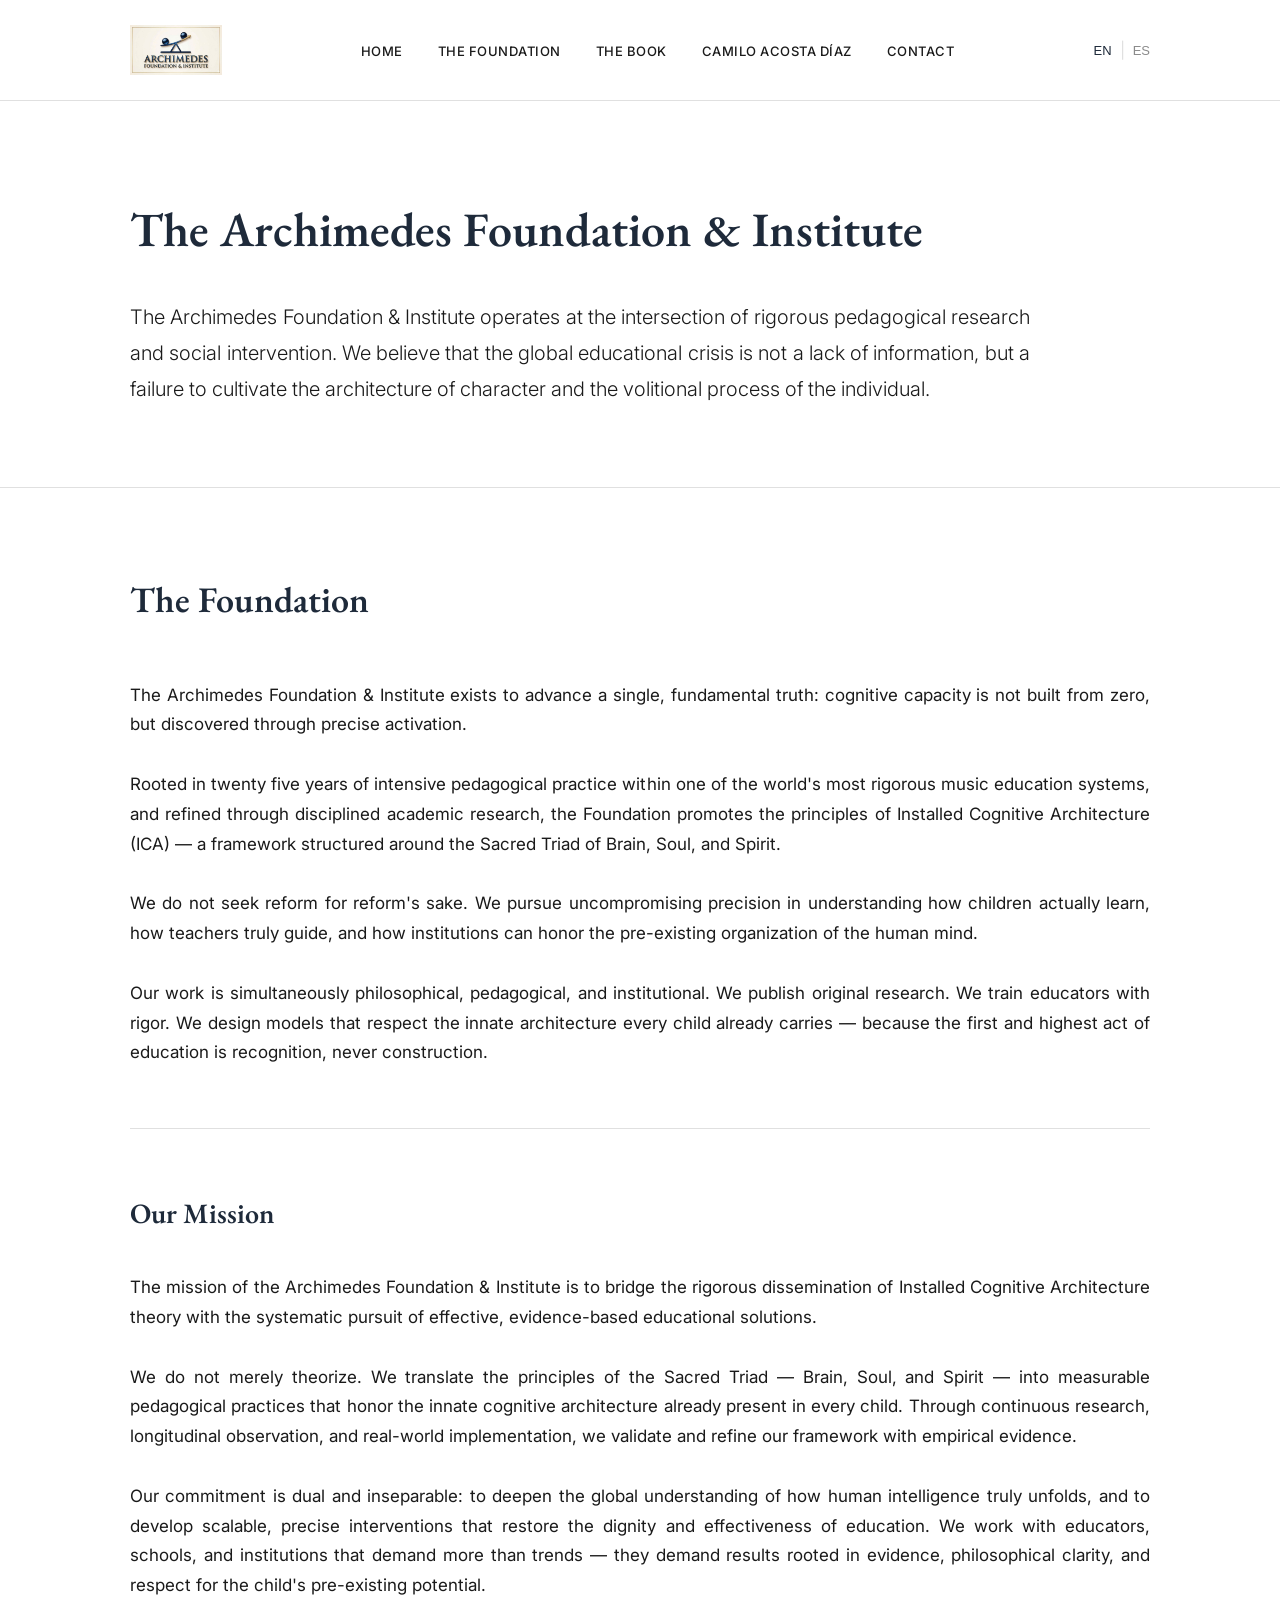
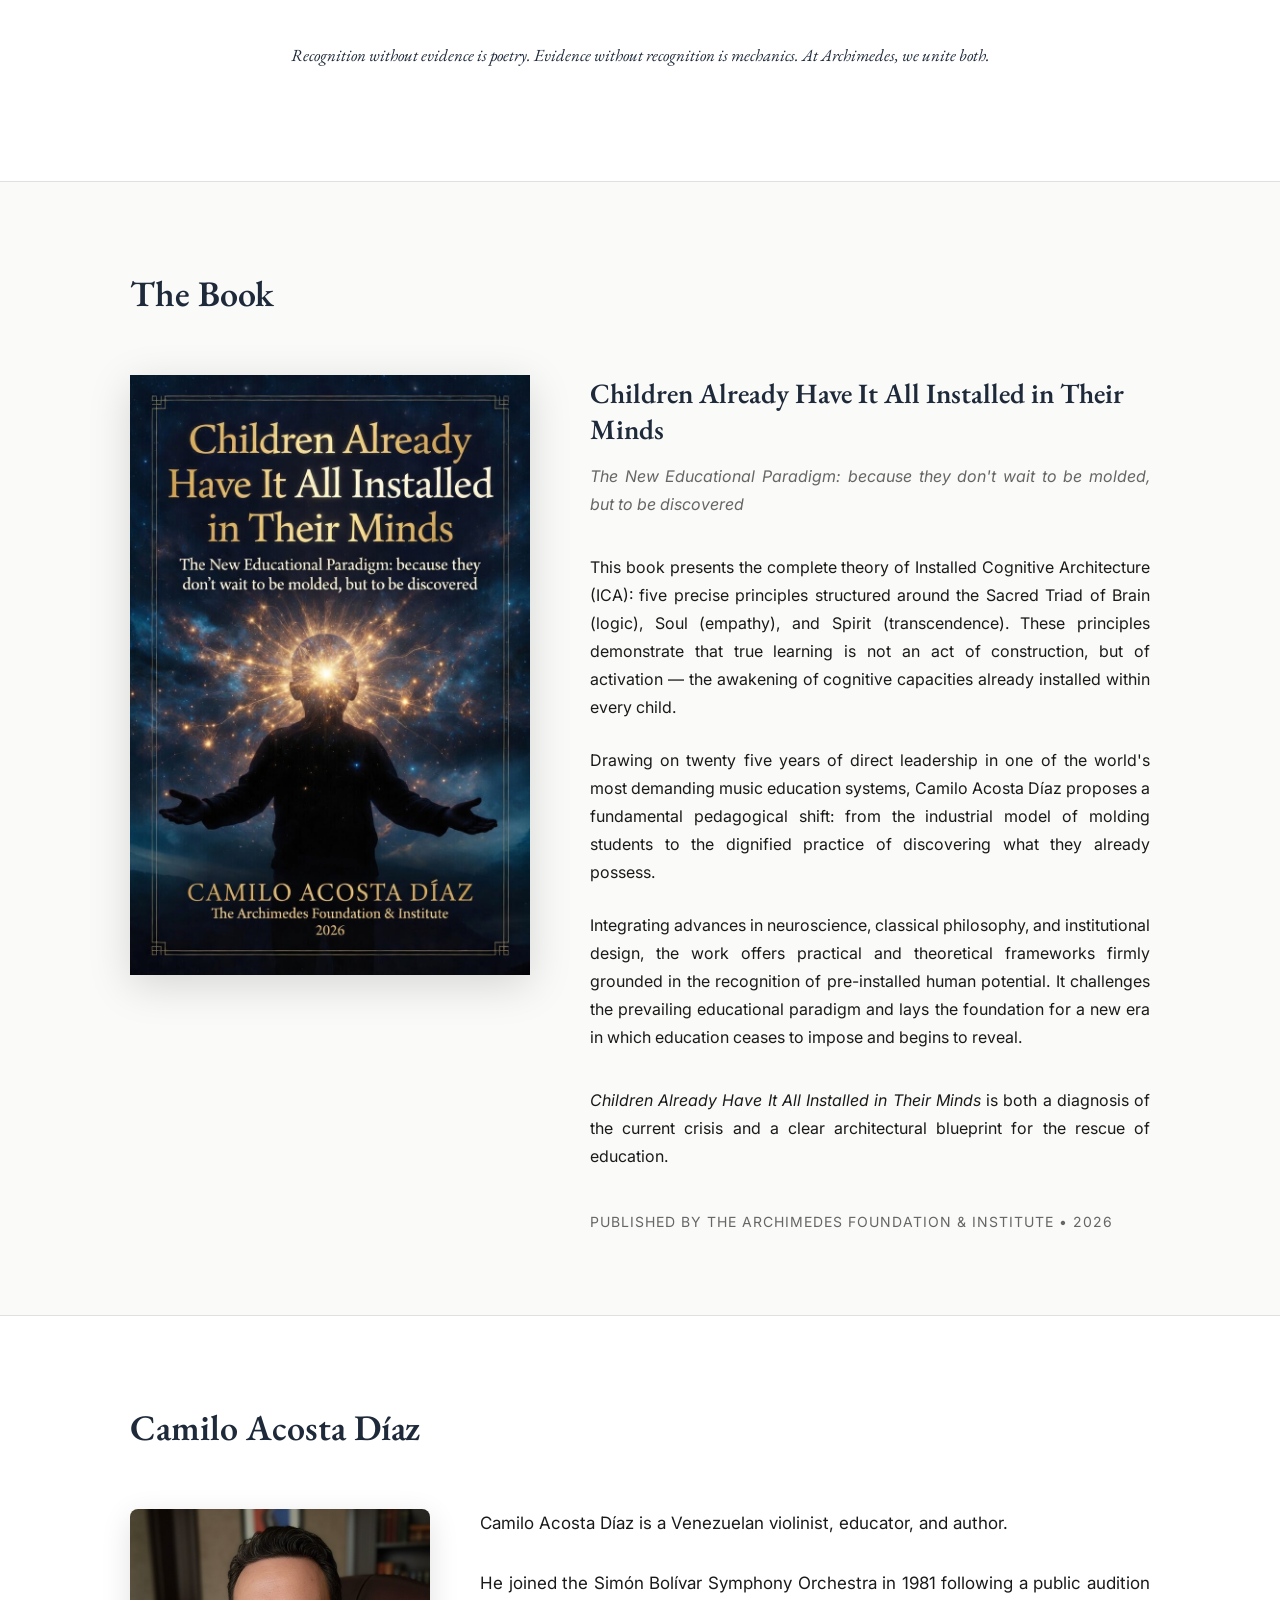
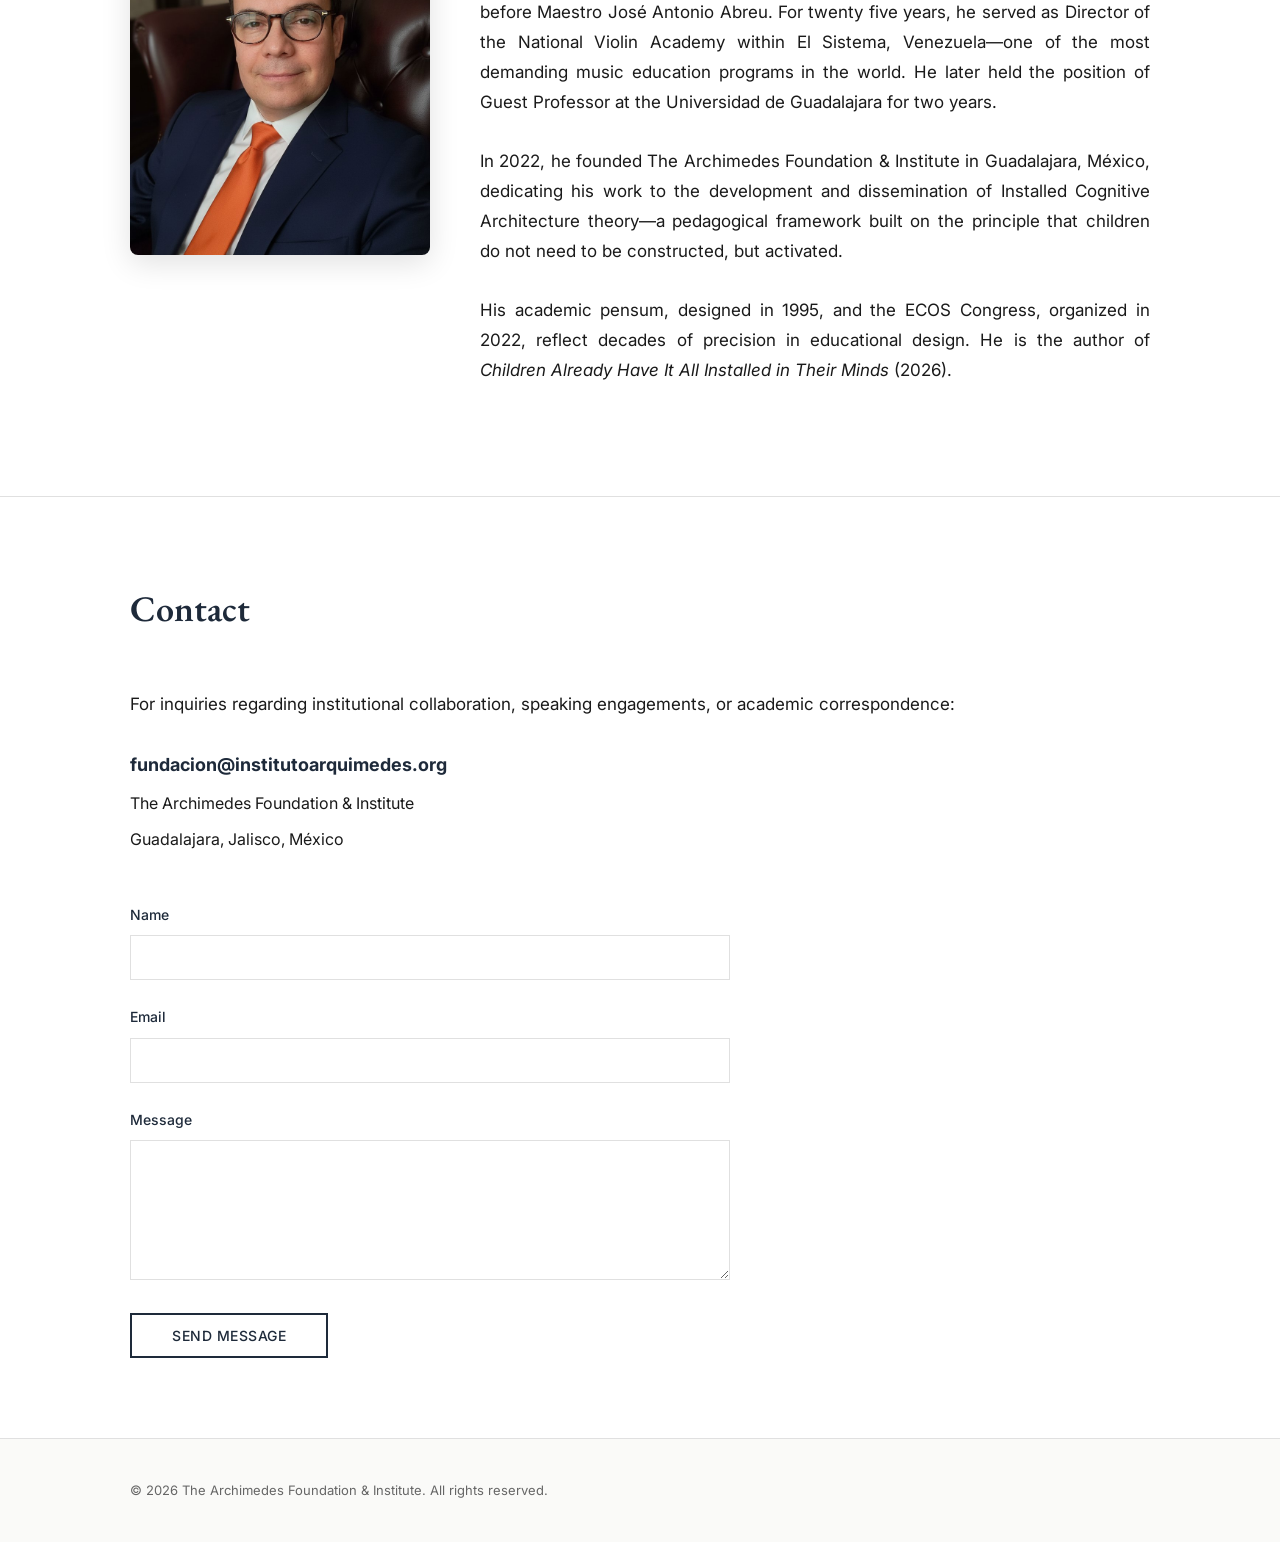
<file: index.html>
<!DOCTYPE html>
<html lang="en">
<head>
    <meta charset="UTF-8">
    <meta name="viewport" content="width=device-width, initial-scale=1.0">
    <meta name="description" content="The Archimedes Foundation & Institute - Installed Cognitive Architecture">
    <title>The Archimedes Foundation & Institute</title>
    <link rel="preconnect" href="https://fonts.googleapis.com">
    <link rel="preconnect" href="https://fonts.gstatic.com" crossorigin>
    <link href="https://fonts.googleapis.com/css2?family=EB+Garamond:wght@400;500;600;700&family=Inter:wght@300;400;500;600&display=swap" rel="stylesheet">
    <link rel="stylesheet" href="styles.css">
</head>
<body>
    <!-- Navigation -->
    <nav class="navbar">
        <div class="container">
            <div class="nav-content">
                <img src="logo_en.png" alt="Archimedes Foundation" class="logo" id="logo">
                <ul class="nav-menu">
                    <li><a href="#home">HOME</a></li>
                    <li><a href="#foundation">THE FOUNDATION</a></li>
                    <li><a href="#book">THE BOOK</a></li>
                    <li><a href="#bio">CAMILO ACOSTA DÍAZ</a></li>
                    <li><a href="#contact">CONTACT</a></li>
                </ul>
                <div class="lang-switcher">
                    <button class="lang-btn active" data-lang="en">EN</button>
                    <span class="lang-separator">|</span>
                    <button class="lang-btn" data-lang="es">ES</button>
                </div>
            </div>
        </div>
    </nav>

    <!-- HOME Section -->
    <section id="home" class="hero">
        <div class="container">
            <h1 class="hero-title" data-en="The Archimedes Foundation & Institute" data-es="Fundación Instituto Arquímedes">
                The Archimedes Foundation & Institute
            </h1>
            <p class="hero-text" 
               data-en="The Archimedes Foundation & Institute operates at the intersection of rigorous pedagogical research and social intervention. We believe that the global educational crisis is not a lack of information, but a failure to cultivate the architecture of character and the volitional process of the individual."
               data-es="La Fundación Instituto Arquímedes opera en la intersección entre la investigación pedagógica rigurosa y la intervención social. Creemos que la crisis educativa global no es una falta de información, sino un fracaso en cultivar la arquitectura del carácter y el proceso volitivo del individuo.">
                The Archimedes Foundation & Institute operates at the intersection of rigorous pedagogical research and social intervention. We believe that the global educational crisis is not a lack of information, but a failure to cultivate the architecture of character and the volitional process of the individual.
            </p>
        </div>
    </section>

    <!-- THE FOUNDATION Section -->
    <section id="foundation" class="section">
        <div class="container">
            <h2 class="section-title" data-en="The Foundation" data-es="La Fundación">The Foundation</h2>
            
            <div class="foundation-content">
                <p data-en="The Archimedes Foundation & Institute exists to advance a single, fundamental truth: cognitive capacity is not built from zero, but discovered through precise activation."
                   data-es="La Fundación Instituto Arquímedes existe para afirmar una única verdad fundamental: la capacidad cognitiva no se construye desde cero, sino que se descubre mediante una activación precisa.">
                    The Archimedes Foundation & Institute exists to advance a single, fundamental truth: cognitive capacity is not built from zero, but discovered through precise activation.
                </p>

                <p data-en="Rooted in twenty five years of intensive pedagogical practice within one of the world's most rigorous music education systems, and refined through disciplined academic research, the Foundation promotes the principles of Installed Cognitive Architecture (ICA) — a framework structured around the Sacred Triad of Brain, Soul, and Spirit."
                   data-es="Fundada en veinticino años de práctica pedagógica intensiva dentro de uno de los sistemas de educación musical más exigentes del mundo, y perfeccionada mediante investigación académica rigurosa, la Fundación promueve los principios de la Arquitectura Cognitiva Instalada (ICA) —un marco estructurado alrededor de la Tríada Sagrada de Cerebro, Alma y Espíritu.">
                    Rooted in twenty five years of intensive pedagogical practice within one of the world's most rigorous music education systems, and refined through disciplined academic research, the Foundation promotes the principles of Installed Cognitive Architecture (ICA) — a framework structured around the Sacred Triad of Brain, Soul, and Spirit.
                </p>

                <p data-en="We do not seek reform for reform's sake. We pursue uncompromising precision in understanding how children actually learn, how teachers truly guide, and how institutions can honor the pre-existing organization of the human mind."
                   data-es="No buscamos la reforma por la reforma misma. Buscamos una precisión implacable para comprender cómo aprenden realmente los niños, cómo guían verdaderamente los maestros y cómo las instituciones pueden honrar la organización preexistente de la mente humana.">
                    We do not seek reform for reform's sake. We pursue uncompromising precision in understanding how children actually learn, how teachers truly guide, and how institutions can honor the pre-existing organization of the human mind.
                </p>

                <p data-en="Our work is simultaneously philosophical, pedagogical, and institutional. We publish original research. We train educators with rigor. We design models that respect the innate architecture every child already carries — because the first and highest act of education is recognition, never construction."
                   data-es="Nuestro trabajo es, al mismo tiempo, filosófico, pedagógico e institucional. Publicamos investigación original. Formamos educadores con rigor. Diseñamos modelos que respetan la arquitectura innata que todo niño ya porta —porque el primer y más elevado acto de la educación es el reconocimiento, nunca la construcción.">
                    Our work is simultaneously philosophical, pedagogical, and institutional. We publish original research. We train educators with rigor. We design models that respect the innate architecture every child already carries — because the first and highest act of education is recognition, never construction.
                </p>
            </div>

            <div class="mission-section">
                <h3 class="mission-title" data-en="Our Mission" data-es="Nuestra Misión">Our Mission</h3>
                
                <p data-en="The mission of the Archimedes Foundation & Institute is to bridge the rigorous dissemination of Installed Cognitive Architecture theory with the systematic pursuit of effective, evidence-based educational solutions."
                   data-es="La misión de la Fundación Instituto Arquímedes es fusionar la divulgación rigurosa de la teoría de la Arquitectura Cognitiva Instalada con la búsqueda sistemática de soluciones educativas efectivas y basadas en evidencia.">
                    The mission of the Archimedes Foundation & Institute is to bridge the rigorous dissemination of Installed Cognitive Architecture theory with the systematic pursuit of effective, evidence-based educational solutions.
                </p>

                <p data-en="We do not merely theorize. We translate the principles of the Sacred Triad — Brain, Soul, and Spirit — into measurable pedagogical practices that honor the innate cognitive architecture already present in every child. Through continuous research, longitudinal observation, and real-world implementation, we validate and refine our framework with empirical evidence."
                   data-es="No nos limitamos a teorizar. Traducimos los principios de la Tríada Sagrada — Cerebro, Alma y Espíritu — en prácticas pedagógicas medibles que honran la arquitectura cognitiva innata presente en cada niño. A través de investigación continua, observación longitudinal e implementación en el mundo real, validamos y perfeccionamos nuestro marco con evidencia empírica.">
                    We do not merely theorize. We translate the principles of the Sacred Triad — Brain, Soul, and Spirit — into measurable pedagogical practices that honor the innate cognitive architecture already present in every child. Through continuous research, longitudinal observation, and real-world implementation, we validate and refine our framework with empirical evidence.
                </p>

                <p data-en="Our commitment is dual and inseparable: to deepen the global understanding of how human intelligence truly unfolds, and to develop scalable, precise interventions that restore the dignity and effectiveness of education. We work with educators, schools, and institutions that demand more than trends — they demand results rooted in evidence, philosophical clarity, and respect for the child's pre-existing potential."
                   data-es="Nuestro compromiso es dual e inseparable: profundizar la comprensión global de cómo se despliega realmente la inteligencia humana y desarrollar intervenciones precisas y escalables que restauren la dignidad y la efectividad de la educación. Trabajamos con educadores, escuelas e instituciones que exigen más que modas: exigen resultados sustentados en evidencia, claridad filosófica y profundo respeto por el potencial preexistente del niño.">
                    Our commitment is dual and inseparable: to deepen the global understanding of how human intelligence truly unfolds, and to develop scalable, precise interventions that restore the dignity and effectiveness of education. We work with educators, schools, and institutions that demand more than trends — they demand results rooted in evidence, philosophical clarity, and respect for the child's pre-existing potential.
                </p>

                <p class="mission-quote" 
                   data-en="Recognition without evidence is poetry. Evidence without recognition is mechanics. At Archimedes, we unite both."
                   data-es="El reconocimiento sin evidencia es poesía. La evidencia sin reconocimiento es mecánica. En Arquímedes, unimos ambas.">
                    Recognition without evidence is poetry. Evidence without recognition is mechanics. At Archimedes, we unite both.
                </p>
            </div>
        </div>
    </section>

    <!-- THE BOOK Section -->
    <section id="book" class="section book-section">
        <div class="container">
            <h2 class="section-title" data-en="The Book" data-es="El Libro">The Book</h2>
            
            <div class="book-content">
                <div class="book-cover">
                    <img src="book_cover.jpg" alt="Children Already Have It All Installed in Their Minds">
                </div>
                
                <div class="book-description">
                    <h3 class="book-title" data-en="Children Already Have It All Installed in Their Minds" data-es="Los Niños Tienen Todo Instalado en La Mente">
                        Children Already Have It All Installed in Their Minds
                    </h3>
                    
                    <p class="book-subtitle" 
                       data-en="The New Educational Paradigm: because they don't wait to be molded, but to be discovered"
                       data-es="El Nuevo Paradigma Educativo: porque no esperan ser moldeados, sino descubiertos">
                        The New Educational Paradigm: because they don't wait to be molded, but to be discovered
                    </p>

                    <div class="book-text">
                        <p data-en="This book presents the complete theory of Installed Cognitive Architecture (ICA): five precise principles structured around the Sacred Triad of Brain (logic), Soul (empathy), and Spirit (transcendence). These principles demonstrate that true learning is not an act of construction, but of activation — the awakening of cognitive capacities already installed within every child."
                           data-es="Este libro presenta la teoría completa de la Arquitectura Cognitiva Instalada (ICA): cinco principios precisos organizados alrededor de la Tríada Sagrada de Cerebro (lógica), Alma (empatía) y Espíritu (trascendencia). Estos principios demuestran que el verdadero aprendizaje no es un acto de construcción, sino de activación —el despertar de capacidades cognitivas ya instaladas en cada niño.">
                            This book presents the complete theory of Installed Cognitive Architecture (ICA): five precise principles structured around the Sacred Triad of Brain (logic), Soul (empathy), and Spirit (transcendence). These principles demonstrate that true learning is not an act of construction, but of activation — the awakening of cognitive capacities already installed within every child.
                        </p>

                        <p data-en="Drawing on twenty five years of direct leadership in one of the world's most demanding music education systems, Camilo Acosta Díaz proposes a fundamental pedagogical shift: from the industrial model of molding students to the dignified practice of discovering what they already possess."
                           data-es="Basado en veinticinco años de liderazgo directo dentro de uno de los sistemas de educación musical más exigentes del mundo, Camilo Acosta Díaz propone un cambio pedagógico fundamental: pasar del modelo industrial de moldear alumnos a la práctica digna de descubrir lo que ya poseen.">
                            Drawing on twenty five years of direct leadership in one of the world's most demanding music education systems, Camilo Acosta Díaz proposes a fundamental pedagogical shift: from the industrial model of molding students to the dignified practice of discovering what they already possess.
                        </p>

                        <p data-en="Integrating advances in neuroscience, classical philosophy, and institutional design, the work offers practical and theoretical frameworks firmly grounded in the recognition of pre-installed human potential. It challenges the prevailing educational paradigm and lays the foundation for a new era in which education ceases to impose and begins to reveal."
                           data-es="Integrando los avances de la neurociencia, la filosofía clásica y el diseño institucional, la obra ofrece marcos teóricos y prácticos firmemente anclados en el reconocimiento del potencial humano preinstalado. Desafía el paradigma educativo dominante y establece las bases para una nueva era en la que la educación deje de imponer y comience a revelar.">
                            Integrating advances in neuroscience, classical philosophy, and institutional design, the work offers practical and theoretical frameworks firmly grounded in the recognition of pre-installed human potential. It challenges the prevailing educational paradigm and lays the foundation for a new era in which education ceases to impose and begins to reveal.
                        </p>

                        <p class="book-conclusion" 
                           data-en="Children Already Have It All Installed in Their Minds is both a diagnosis of the current crisis and a clear architectural blueprint for the rescue of education."
                           data-es="Los niños tienen todo instalado en la mente es al mismo tiempo un diagnóstico de la crisis actual y un claro plano arquitectónico para el rescate de la educación.">
                            <em>Children Already Have It All Installed in Their Minds</em> is both a diagnosis of the current crisis and a clear architectural blueprint for the rescue of education.
                        </p>
                    </div>

                    <p class="book-publisher" 
                       data-en="Published by The Archimedes Foundation & Institute • 2026"
                       data-es="Publicado por la Fundación Instituto Arquímedes • 2026">
                        Published by The Archimedes Foundation & Institute • 2026
                    </p>
                </div>
            </div>
        </div>
    </section>

    <!-- BIO Section -->
    <section id="bio" class="section">
        <div class="container">
            <h2 class="section-title" data-en="Camilo Acosta Díaz" data-es="Camilo Acosta Díaz">Camilo Acosta Díaz</h2>
            
            <div class="bio-layout">
                <div class="bio-photo">
                    <img src="camilo_photo.png" alt="Camilo Acosta Díaz">
                </div>
                
                <div class="bio-content">
                    <p data-en="Camilo Acosta Díaz is a Venezuelan violinist, educator, and author."
                       data-es="Camilo Acosta Díaz es un violinista, educador y autor venezolano.">
                        Camilo Acosta Díaz is a Venezuelan violinist, educator, and author.
                    </p>

                <p data-en="He joined the Simón Bolívar Symphony Orchestra in 1981 following a public audition before Maestro José Antonio Abreu. For seventeen years, he served as Director of the National Violin Academy within El Sistema, Venezuela—one of the most demanding music education programs in the world. He later held the position of Guest Professor at the Universidad de Guadalajara for two years."
                   data-es="Se unió a la Orquesta Sinfónica Simón Bolívar en 1981 tras una audición pública ante el Maestro José Antonio Abreu. Durante veinticinco años, se desempeñó como Director de la Academia Nacional de Violín dentro de El Sistema, Venezuela—uno de los programas de educación musical más exigentes del mundo. Posteriormente ocupó el cargo de Profesor Invitado en la Universidad de Guadalajara durante dos años.">
                    He joined the Simón Bolívar Symphony Orchestra in 1981 following a public audition before Maestro José Antonio Abreu. For twenty five years, he served as Director of the National Violin Academy within El Sistema, Venezuela—one of the most demanding music education programs in the world. He later held the position of Guest Professor at the Universidad de Guadalajara for two years.
                </p>

                <p data-en="In 2022, he founded The Archimedes Foundation & Institute in Guadalajara, México, dedicating his work to the development and dissemination of Installed Cognitive Architecture theory—a pedagogical framework built on the principle that children do not need to be constructed, but activated."
                   data-es="En 2022, fundó la Fundación Instituto Arquímedes en Guadalajara, México, dedicando su trabajo al desarrollo y difusión de la teoría de Arquitectura Cognitiva Instalada—un marco pedagógico construido sobre el principio de que los niños no necesitan ser construidos, sino activados.">
                    In 2022, he founded The Archimedes Foundation & Institute in Guadalajara, México, dedicating his work to the development and dissemination of Installed Cognitive Architecture theory—a pedagogical framework built on the principle that children do not need to be constructed, but activated.
                </p>

                <p data-en="His academic pensum, designed in 1995, and the ECOS Congress, organized in 2022, reflect decades of precision in educational design. He is the author of Children Already Have It All Installed in Their Minds (2026)."
                   data-es="Su pensum académico, diseñado en 1995, y el Congreso ECOS, organizado en 2022, reflejan décadas de precisión en el diseño educativo. Es autor de Los NiñosTienen Todo Instalado en La Mente (2026).">
                    His academic pensum, designed in 1995, and the ECOS Congress, organized in 2022, reflect decades of precision in educational design. He is the author of <em>Children Already Have It All Installed in Their Minds</em> (2026).
                </p>
                </div>
            </div>
        </div>
    </section>

    <!-- CONTACT Section -->
    <section id="contact" class="section contact-section">
        <div class="container">
            <h2 class="section-title" data-en="Contact" data-es="Contacto">Contact</h2>
            
            <p class="contact-intro" 
               data-en="For inquiries regarding institutional collaboration, speaking engagements, or academic correspondence:"
               data-es="Para consultas sobre colaboración institucional, conferencias o correspondencia académica:">
                For inquiries regarding institutional collaboration, speaking engagements, or academic correspondence:
            </p>

            <div class="contact-info">
                <p><strong>fundacion@institutoarquimedes.org</strong></p>
                <p data-en="The Archimedes Foundation & Institute" data-es="Fundación e Instituto Arquímedes">The Archimedes Foundation & Institute</p>
                <p>Guadalajara, Jalisco, México</p>
            </div>

            <form class="contact-form" id="contactForm">
                <div class="form-group">
                    <label for="name" data-en="Name" data-es="Nombre">Name</label>
                    <input type="text" id="name" name="name" required>
                </div>

                <div class="form-group">
                    <label for="email">Email</label>
                    <input type="email" id="email" name="email" required>
                </div>

                <div class="form-group">
                    <label for="message" data-en="Message" data-es="Mensaje">Message</label>
                    <textarea id="message" name="message" rows="6" required></textarea>
                </div>

                <button type="submit" class="submit-btn" data-en="Send Message" data-es="Enviar Mensaje">Send Message</button>
            </form>
        </div>
    </section>

    <!-- Footer -->
    <footer class="footer">
        <div class="container">
            <p>&copy; 2026 The Archimedes Foundation & Institute. All rights reserved.</p>
        </div>
    </footer>

    <script src="script.js"></script>
</body>
</html>
</file>
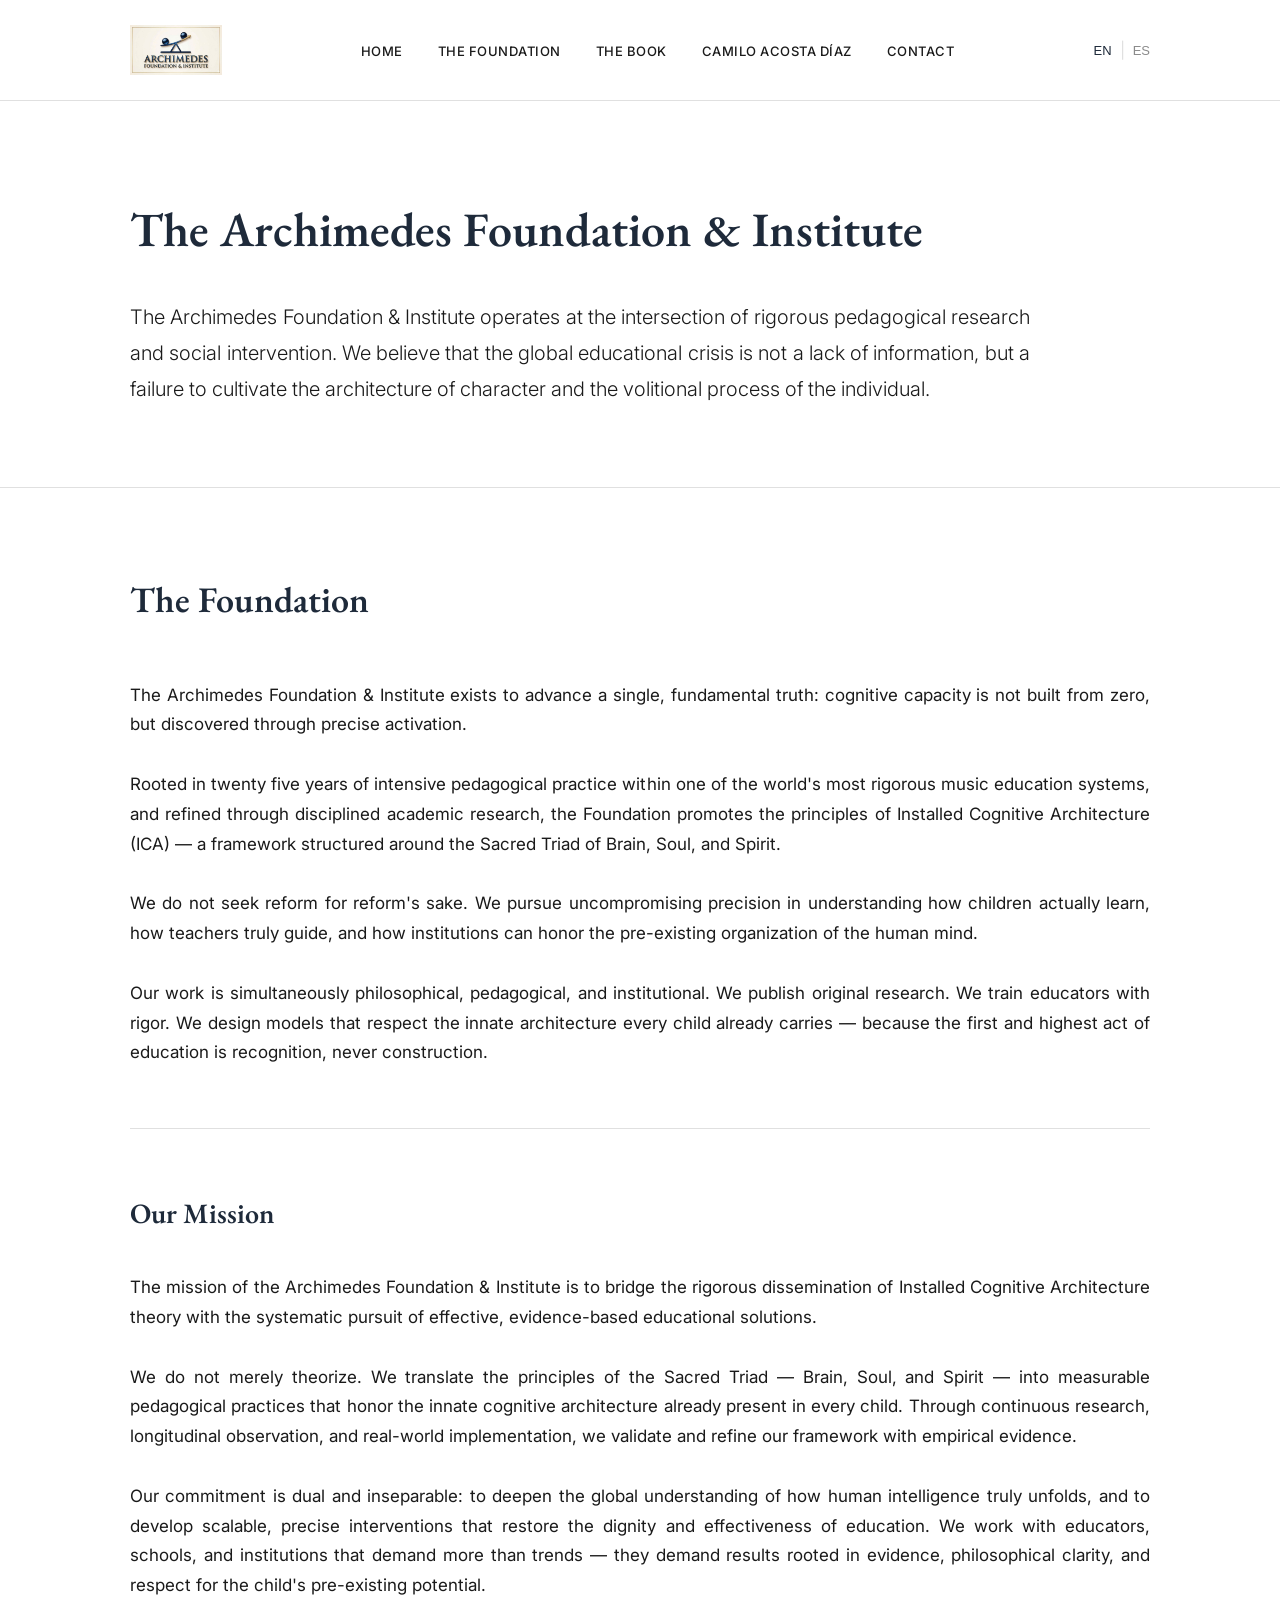
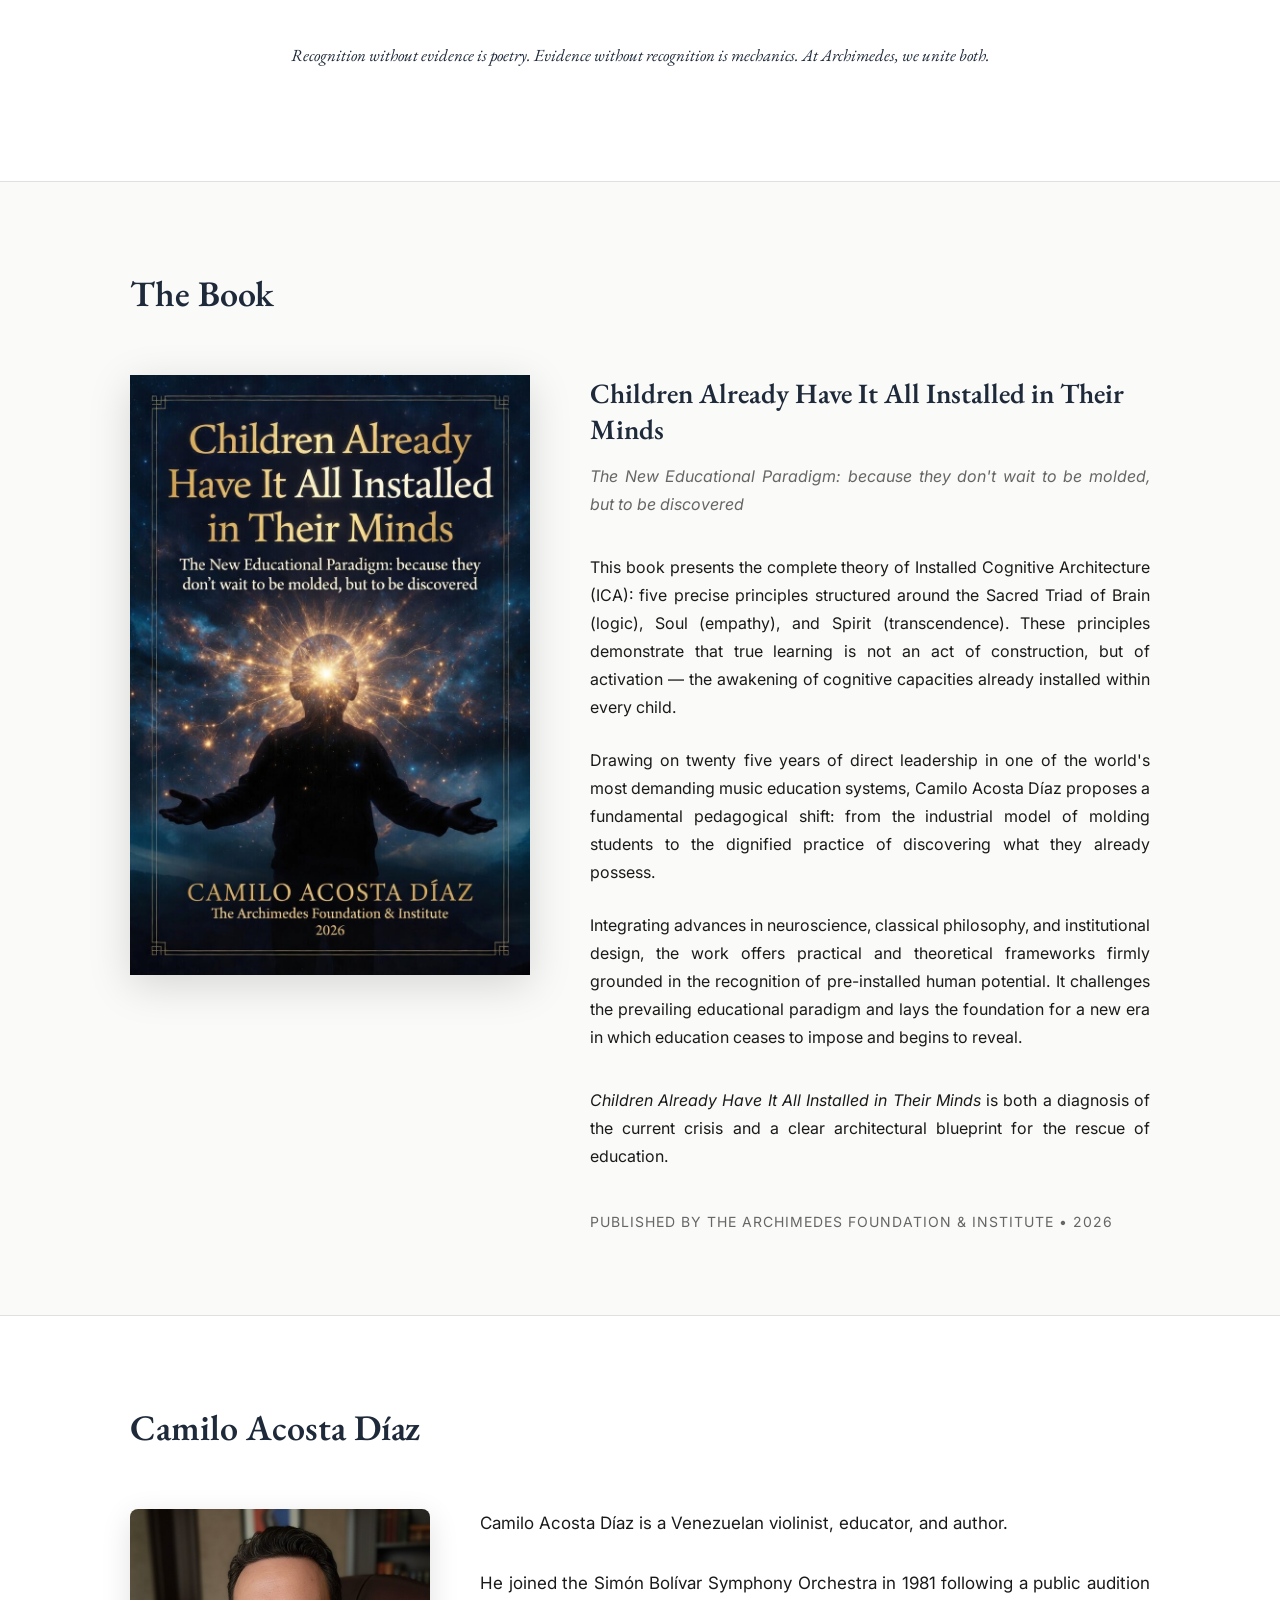
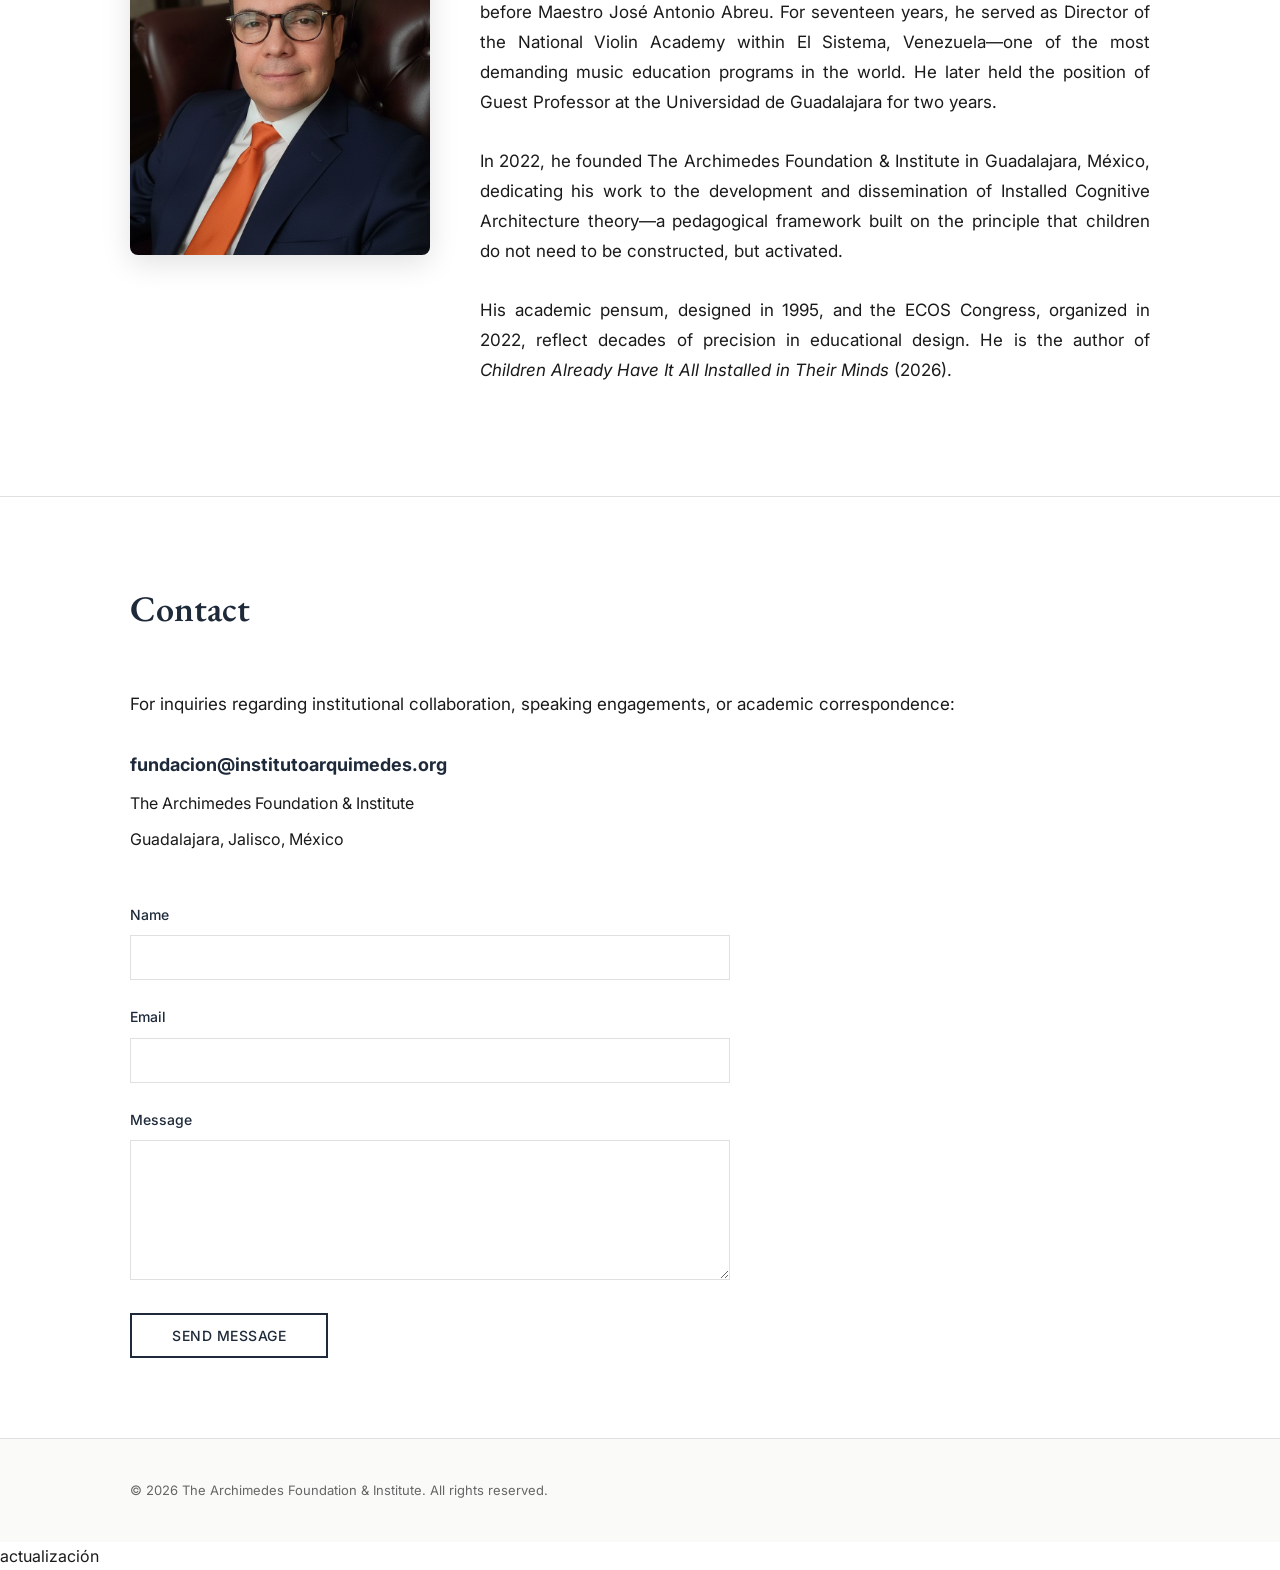
<file: index (1).html>
<!DOCTYPE html>
<html lang="en">
<head>
    <meta charset="UTF-8">
    <meta name="viewport" content="width=device-width, initial-scale=1.0">
    <meta name="description" content="The Archimedes Foundation & Institute - Installed Cognitive Architecture">
    <title>The Archimedes Foundation & Institute</title>
    <link rel="preconnect" href="https://fonts.googleapis.com">
    <link rel="preconnect" href="https://fonts.gstatic.com" crossorigin>
    <link href="https://fonts.googleapis.com/css2?family=EB+Garamond:wght@400;500;600;700&family=Inter:wght@300;400;500;600&display=swap" rel="stylesheet">
    <link rel="stylesheet" href="styles.css">
</head>
<body>
    <!-- Navigation -->
    <nav class="navbar">
        <div class="container">
            <div class="nav-content">
                <img src="logo_en.png" alt="Archimedes Foundation" class="logo" id="logo">
                <ul class="nav-menu">
                    <li><a href="#home">HOME</a></li>
                    <li><a href="#foundation">THE FOUNDATION</a></li>
                    <li><a href="#book">THE BOOK</a></li>
                    <li><a href="#bio">CAMILO ACOSTA DÍAZ</a></li>
                    <li><a href="#contact">CONTACT</a></li>
                </ul>
                <div class="lang-switcher">
                    <button class="lang-btn active" data-lang="en">EN</button>
                    <span class="lang-separator">|</span>
                    <button class="lang-btn" data-lang="es">ES</button>
                </div>
            </div>
        </div>
    </nav>

    <!-- HOME Section -->
    <section id="home" class="hero">
        <div class="container">
            <h1 class="hero-title" data-en="The Archimedes Foundation & Institute" data-es="Fundación e Instituto Arquímedes">
                The Archimedes Foundation & Institute
            </h1>
            <p class="hero-text" 
               data-en="The Archimedes Foundation & Institute operates at the intersection of rigorous pedagogical research and social intervention. We believe that the global educational crisis is not a lack of information, but a failure to cultivate the architecture of character and the volitional process of the individual."
               data-es="La Fundación e Instituto Arquímedes opera en la intersección entre la investigación pedagógica rigurosa y la intervención social. Creemos que la crisis educativa global no es una falta de información, sino un fracaso en cultivar la arquitectura del carácter y el proceso volitivo del individuo.">
                The Archimedes Foundation & Institute operates at the intersection of rigorous pedagogical research and social intervention. We believe that the global educational crisis is not a lack of information, but a failure to cultivate the architecture of character and the volitional process of the individual.
            </p>
        </div>
    </section>

    <!-- THE FOUNDATION Section -->
    <section id="foundation" class="section">
        <div class="container">
            <h2 class="section-title" data-en="The Foundation" data-es="La Fundación">The Foundation</h2>
            
            <div class="foundation-content">
                <p data-en="The Archimedes Foundation & Institute exists to advance a single, fundamental truth: cognitive capacity is not built from zero, but discovered through precise activation."
                   data-es="La Fundación e Instituto Arquímedes existe para afirmar una única verdad fundamental: la capacidad cognitiva no se construye desde cero, sino que se descubre mediante una activación precisa.">
                    The Archimedes Foundation & Institute exists to advance a single, fundamental truth: cognitive capacity is not built from zero, but discovered through precise activation.
                </p>

                <p data-en="Rooted in seventeen years of intensive pedagogical practice within one of the world's most rigorous music education systems, and refined through disciplined academic research, the Foundation promotes the principles of Installed Cognitive Architecture (ICA) — a framework structured around the Sacred Triad of Brain, Soul, and Spirit."
                   data-es="Fundada en veinticino años de práctica pedagógica intensiva dentro de uno de los sistemas de educación musical más exigentes del mundo, y perfeccionada mediante investigación académica rigurosa, la Fundación promueve los principios de la Arquitectura Cognitiva Instalada (ICA) —un marco estructurado alrededor de la Tríada Sagrada de Cerebro, Alma y Espíritu.">
                    Rooted in twenty five years of intensive pedagogical practice within one of the world's most rigorous music education systems, and refined through disciplined academic research, the Foundation promotes the principles of Installed Cognitive Architecture (ICA) — a framework structured around the Sacred Triad of Brain, Soul, and Spirit.
                </p>

                <p data-en="We do not seek reform for reform's sake. We pursue uncompromising precision in understanding how children actually learn, how teachers truly guide, and how institutions can honor the pre-existing organization of the human mind."
                   data-es="No buscamos la reforma por la reforma misma. Buscamos una precisión implacable para comprender cómo aprenden realmente los niños, cómo guían verdaderamente los maestros y cómo las instituciones pueden honrar la organización preexistente de la mente humana.">
                    We do not seek reform for reform's sake. We pursue uncompromising precision in understanding how children actually learn, how teachers truly guide, and how institutions can honor the pre-existing organization of the human mind.
                </p>

                <p data-en="Our work is simultaneously philosophical, pedagogical, and institutional. We publish original research. We train educators with rigor. We design models that respect the innate architecture every child already carries — because the first and highest act of education is recognition, never construction."
                   data-es="Nuestro trabajo es, al mismo tiempo, filosófico, pedagógico e institucional. Publicamos investigación original. Formamos educadores con rigor. Diseñamos modelos que respetan la arquitectura innata que todo niño ya porta —porque el primer y más elevado acto de la educación es el reconocimiento, nunca la construcción.">
                    Our work is simultaneously philosophical, pedagogical, and institutional. We publish original research. We train educators with rigor. We design models that respect the innate architecture every child already carries — because the first and highest act of education is recognition, never construction.
                </p>
            </div>

            <div class="mission-section">
                <h3 class="mission-title" data-en="Our Mission" data-es="Nuestra Misión">Our Mission</h3>
                
                <p data-en="The mission of the Archimedes Foundation & Institute is to bridge the rigorous dissemination of Installed Cognitive Architecture theory with the systematic pursuit of effective, evidence-based educational solutions."
                   data-es="La misión de la Fundación e Instituto Arquímedes es fusionar la divulgación rigurosa de la teoría de la Arquitectura Cognitiva Instalada con la búsqueda sistemática de soluciones educativas efectivas y basadas en evidencia.">
                    The mission of the Archimedes Foundation & Institute is to bridge the rigorous dissemination of Installed Cognitive Architecture theory with the systematic pursuit of effective, evidence-based educational solutions.
                </p>

                <p data-en="We do not merely theorize. We translate the principles of the Sacred Triad — Brain, Soul, and Spirit — into measurable pedagogical practices that honor the innate cognitive architecture already present in every child. Through continuous research, longitudinal observation, and real-world implementation, we validate and refine our framework with empirical evidence."
                   data-es="No nos limitamos a teorizar. Traducimos los principios de la Tríada Sagrada — Cerebro, Alma y Espíritu — en prácticas pedagógicas medibles que honran la arquitectura cognitiva innata presente en cada niño. A través de investigación continua, observación longitudinal e implementación en el mundo real, validamos y perfeccionamos nuestro marco con evidencia empírica.">
                    We do not merely theorize. We translate the principles of the Sacred Triad — Brain, Soul, and Spirit — into measurable pedagogical practices that honor the innate cognitive architecture already present in every child. Through continuous research, longitudinal observation, and real-world implementation, we validate and refine our framework with empirical evidence.
                </p>

                <p data-en="Our commitment is dual and inseparable: to deepen the global understanding of how human intelligence truly unfolds, and to develop scalable, precise interventions that restore the dignity and effectiveness of education. We work with educators, schools, and institutions that demand more than trends — they demand results rooted in evidence, philosophical clarity, and respect for the child's pre-existing potential."
                   data-es="Nuestro compromiso es dual e inseparable: profundizar la comprensión global de cómo se despliega realmente la inteligencia humana y desarrollar intervenciones precisas y escalables que restauren la dignidad y la efectividad de la educación. Trabajamos con educadores, escuelas e instituciones que exigen más que modas: exigen resultados sustentados en evidencia, claridad filosófica y profundo respeto por el potencial preexistente del niño.">
                    Our commitment is dual and inseparable: to deepen the global understanding of how human intelligence truly unfolds, and to develop scalable, precise interventions that restore the dignity and effectiveness of education. We work with educators, schools, and institutions that demand more than trends — they demand results rooted in evidence, philosophical clarity, and respect for the child's pre-existing potential.
                </p>

                <p class="mission-quote" 
                   data-en="Recognition without evidence is poetry. Evidence without recognition is mechanics. At Archimedes, we unite both."
                   data-es="El reconocimiento sin evidencia es poesía. La evidencia sin reconocimiento es mecánica. En Arquímedes, unimos ambas.">
                    Recognition without evidence is poetry. Evidence without recognition is mechanics. At Archimedes, we unite both.
                </p>
            </div>
        </div>
    </section>

    <!-- THE BOOK Section -->
    <section id="book" class="section book-section">
        <div class="container">
            <h2 class="section-title" data-en="The Book" data-es="El Libro">The Book</h2>
            
            <div class="book-content">
                <div class="book-cover">
                    <img src="book_cover.jpg" alt="Children Already Have It All Installed in Their Minds">
                </div>
                
                <div class="book-description">
                    <h3 class="book-title" data-en="Children Already Have It All Installed in Their Minds" data-es="Los Niños Tienen Todo Instalado en La Mente">
                        Children Already Have It All Installed in Their Minds
                    </h3>
                    
                    <p class="book-subtitle" 
                       data-en="The New Educational Paradigm: because they don't wait to be molded, but to be discovered"
                       data-es="El Nuevo Paradigma Educativo: porque no esperan ser moldeados, sino descubiertos">
                        The New Educational Paradigm: because they don't wait to be molded, but to be discovered
                    </p>

                    <div class="book-text">
                        <p data-en="This book presents the complete theory of Installed Cognitive Architecture (ICA): five precise principles structured around the Sacred Triad of Brain (logic), Soul (empathy), and Spirit (transcendence). These principles demonstrate that true learning is not an act of construction, but of activation — the awakening of cognitive capacities already installed within every child."
                           data-es="Este libro presenta la teoría completa de la Arquitectura Cognitiva Instalada (ICA): cinco principios precisos organizados alrededor de la Tríada Sagrada de Cerebro (lógica), Alma (empatía) y Espíritu (trascendencia). Estos principios demuestran que el verdadero aprendizaje no es un acto de construcción, sino de activación —el despertar de capacidades cognitivas ya instaladas en cada niño.">
                            This book presents the complete theory of Installed Cognitive Architecture (ICA): five precise principles structured around the Sacred Triad of Brain (logic), Soul (empathy), and Spirit (transcendence). These principles demonstrate that true learning is not an act of construction, but of activation — the awakening of cognitive capacities already installed within every child.
                        </p>

                        <p data-en="Drawing on twenty five years of direct leadership in one of the world's most demanding music education systems, Camilo Acosta Díaz proposes a fundamental pedagogical shift: from the industrial model of molding students to the dignified practice of discovering what they already possess."
                           data-es="Basado en veinticinco años de liderazgo directo dentro de uno de los sistemas de educación musical más exigentes del mundo, Camilo Acosta Díaz propone un cambio pedagógico fundamental: pasar del modelo industrial de moldear alumnos a la práctica digna de descubrir lo que ya poseen.">
                            Drawing on twenty five years of direct leadership in one of the world's most demanding music education systems, Camilo Acosta Díaz proposes a fundamental pedagogical shift: from the industrial model of molding students to the dignified practice of discovering what they already possess.
                        </p>

                        <p data-en="Integrating advances in neuroscience, classical philosophy, and institutional design, the work offers practical and theoretical frameworks firmly grounded in the recognition of pre-installed human potential. It challenges the prevailing educational paradigm and lays the foundation for a new era in which education ceases to impose and begins to reveal."
                           data-es="Integrando los avances de la neurociencia, la filosofía clásica y el diseño institucional, la obra ofrece marcos teóricos y prácticos firmemente anclados en el reconocimiento del potencial humano preinstalado. Desafía el paradigma educativo dominante y establece las bases para una nueva era en la que la educación deje de imponer y comience a revelar.">
                            Integrating advances in neuroscience, classical philosophy, and institutional design, the work offers practical and theoretical frameworks firmly grounded in the recognition of pre-installed human potential. It challenges the prevailing educational paradigm and lays the foundation for a new era in which education ceases to impose and begins to reveal.
                        </p>

                        <p class="book-conclusion" 
                           data-en="Children Already Have It All Installed in Their Minds is both a diagnosis of the current crisis and a clear architectural blueprint for the rescue of education."
                           data-es="Los niños tienen todo instalado en la mente es al mismo tiempo un diagnóstico de la crisis actual y un claro plano arquitectónico para el rescate de la educación.">
                            <em>Children Already Have It All Installed in Their Minds</em> is both a diagnosis of the current crisis and a clear architectural blueprint for the rescue of education.
                        </p>
                    </div>

                    <p class="book-publisher" 
                       data-en="Published by The Archimedes Foundation & Institute • 2026"
                       data-es="Publicado por la Fundación Instituto Arquímedes • 2026">
                        Published by The Archimedes Foundation & Institute • 2026
                    </p>
                </div>
            </div>
        </div>
    </section>

    <!-- BIO Section -->
    <section id="bio" class="section">
        <div class="container">
            <h2 class="section-title" data-en="Camilo Acosta Díaz" data-es="Camilo Acosta Díaz">Camilo Acosta Díaz</h2>
            
            <div class="bio-layout">
                <div class="bio-photo">
                    <img src="camilo_photo.png" alt="Camilo Acosta Díaz">
                </div>
                
                <div class="bio-content">
                    <p data-en="Camilo Acosta Díaz is a Venezuelan violinist, educator, and author."
                       data-es="Camilo Acosta Díaz es un violinista, educador y autor venezolano.">
                        Camilo Acosta Díaz is a Venezuelan violinist, educator, and author.
                    </p>

                <p data-en="He joined the Simón Bolívar Symphony Orchestra in 1981 following a public audition before Maestro José Antonio Abreu. For seventeen years, he served as Director of the National Violin Academy within El Sistema, Venezuela—one of the most demanding music education programs in the world. He later held the position of Guest Professor at the Universidad de Guadalajara for two years."
                   data-es="Se unió a la Orquesta Sinfónica Simón Bolívar en 1981 tras una audición pública ante el Maestro José Antonio Abreu. Durante diecisiete años, se desempeñó como Director de la Academia Nacional de Violín dentro de El Sistema, Venezuela—uno de los programas de educación musical más exigentes del mundo. Posteriormente ocupó el cargo de Profesor Invitado en la Universidad de Guadalajara durante dos años.">
                    He joined the Simón Bolívar Symphony Orchestra in 1981 following a public audition before Maestro José Antonio Abreu. For seventeen years, he served as Director of the National Violin Academy within El Sistema, Venezuela—one of the most demanding music education programs in the world. He later held the position of Guest Professor at the Universidad de Guadalajara for two years.
                </p>

                <p data-en="In 2022, he founded The Archimedes Foundation & Institute in Guadalajara, México, dedicating his work to the development and dissemination of Installed Cognitive Architecture theory—a pedagogical framework built on the principle that children do not need to be constructed, but activated."
                   data-es="En 2022, fundó la Fundación Instituto Arquímedes en Guadalajara, México, dedicando su trabajo al desarrollo y difusión de la teoría de Arquitectura Cognitiva Instalada—un marco pedagógico construido sobre el principio de que los niños no necesitan ser construidos, sino activados.">
                    In 2022, he founded The Archimedes Foundation & Institute in Guadalajara, México, dedicating his work to the development and dissemination of Installed Cognitive Architecture theory—a pedagogical framework built on the principle that children do not need to be constructed, but activated.
                </p>

                <p data-en="His academic pensum, designed in 1995, and the ECOS Congress, organized in 2022, reflect decades of precision in educational design. He is the author of Children Already Have It All Installed in Their Minds (2026)."
                   data-es="Su pensum académico, diseñado en 1995, y el Congreso ECOS, organizado en 2022, reflejan décadas de precisión en el diseño educativo. Es autor de Los Niños Ya lo Tienen Todo Instalado en Su Mente (2026).">
                    His academic pensum, designed in 1995, and the ECOS Congress, organized in 2022, reflect decades of precision in educational design. He is the author of <em>Children Already Have It All Installed in Their Minds</em> (2026).
                </p>
                </div>
            </div>
        </div>
    </section>

    <!-- CONTACT Section -->
    <section id="contact" class="section contact-section">
        <div class="container">
            <h2 class="section-title" data-en="Contact" data-es="Contacto">Contact</h2>
            
            <p class="contact-intro" 
               data-en="For inquiries regarding institutional collaboration, speaking engagements, or academic correspondence:"
               data-es="Para consultas sobre colaboración institucional, conferencias o correspondencia académica:">
                For inquiries regarding institutional collaboration, speaking engagements, or academic correspondence:
            </p>

            <div class="contact-info">
                <p><strong>fundacion@institutoarquimedes.org</strong></p>
                <p data-en="The Archimedes Foundation & Institute" data-es="Fundación e Instituto Arquímedes">The Archimedes Foundation & Institute</p>
                <p>Guadalajara, Jalisco, México</p>
            </div>

            <form class="contact-form" id="contactForm">
                <div class="form-group">
                    <label for="name" data-en="Name" data-es="Nombre">Name</label>
                    <input type="text" id="name" name="name" required>
                </div>

                <div class="form-group">
                    <label for="email">Email</label>
                    <input type="email" id="email" name="email" required>
                </div>

                <div class="form-group">
                    <label for="message" data-en="Message" data-es="Mensaje">Message</label>
                    <textarea id="message" name="message" rows="6" required></textarea>
                </div>

                <button type="submit" class="submit-btn" data-en="Send Message" data-es="Enviar Mensaje">Send Message</button>
            </form>
        </div>
    </section>

    <!-- Footer -->
    <footer class="footer">
        <div class="container">
            <p>&copy; 2026 The Archimedes Foundation & Institute. All rights reserved.</p>
        </div>
    </footer>

    <script src="script.js"></script>
</body>
</html>
actualización
</file>
<file: styles.css>
/* Reset and Base Styles */
* {
    margin: 0;
    padding: 0;
    box-sizing: border-box;
}

:root {
    --color-bg: #FFFFFF;
    --color-text: #1A1A1A;
    --color-accent: #1E2A3A;
    --color-border: #E0E0E0;
    --font-serif: 'EB Garamond', serif;
    --font-sans: 'Inter', sans-serif;
}

html {
    scroll-behavior: smooth;
}

body {
    font-family: var(--font-sans);
    font-size: 16px;
    line-height: 1.75;
    color: var(--color-text);
    background-color: var(--color-bg);
    -webkit-font-smoothing: antialiased;
    -moz-osx-font-smoothing: grayscale;
}

p {
    text-align: justify;
}

.container {
    max-width: 1100px;
    margin: 0 auto;
    padding: 0 40px;
}

/* Navigation */
.navbar {
    background: var(--color-bg);
    border-bottom: 1px solid var(--color-border);
    padding: 25px 0;
    position: sticky;
    top: 0;
    z-index: 1000;
}

.nav-content {
    display: flex;
    align-items: center;
    justify-content: space-between;
}

.logo {
    height: 50px;
    width: auto;
}

.nav-menu {
    display: flex;
    list-style: none;
    gap: 35px;
}

.nav-menu a {
    text-decoration: none;
    color: var(--color-text);
    font-size: 13px;
    font-weight: 500;
    letter-spacing: 0.5px;
    transition: color 0.2s ease;
}

.nav-menu a:hover {
    color: var(--color-accent);
}

.lang-switcher {
    display: flex;
    align-items: center;
    gap: 8px;
}

.lang-btn {
    background: none;
    border: none;
    font-size: 13px;
    font-weight: 500;
    color: var(--color-text);
    cursor: pointer;
    opacity: 0.5;
    transition: opacity 0.2s ease;
}

.lang-btn.active {
    opacity: 1;
    color: var(--color-accent);
}

.lang-btn:hover {
    opacity: 1;
}

.lang-separator {
    color: var(--color-border);
}

/* Hero Section */
.hero {
    padding: 100px 0 80px;
    border-bottom: 1px solid var(--color-border);
}

.hero-title {
    font-family: var(--font-serif);
    font-size: 48px;
    font-weight: 600;
    color: var(--color-accent);
    margin-bottom: 40px;
    line-height: 1.2;
}

.hero-text {
    font-size: 20px;
    line-height: 1.8;
    max-width: 900px;
    font-weight: 300;
}

/* Section Styles */
.section {
    padding: 80px 0;
    border-bottom: 1px solid var(--color-border);
}

.section-title {
    font-family: var(--font-serif);
    font-size: 36px;
    font-weight: 600;
    color: var(--color-accent);
    margin-bottom: 50px;
}

/* Foundation Section */
.foundation-content p {
    margin-bottom: 30px;
    font-size: 17px;
}

.mission-section {
    margin-top: 60px;
    padding-top: 60px;
    border-top: 1px solid var(--color-border);
}

.mission-title {
    font-family: var(--font-serif);
    font-size: 28px;
    font-weight: 600;
    color: var(--color-accent);
    margin-bottom: 35px;
}

.mission-section p {
    margin-bottom: 30px;
    font-size: 17px;
}

.mission-quote {
    font-family: var(--font-serif);
    font-size: 22px;
    font-style: italic;
    color: var(--color-accent);
    margin-top: 40px;
    text-align: center;
}

/* Book Section */
.book-section {
    background: #FAFAF8;
}

.book-content {
    display: grid;
    grid-template-columns: 400px 1fr;
    gap: 60px;
    align-items: start;
}

.book-cover img {
    width: 100%;
    height: auto;
    box-shadow: 0 10px 40px rgba(0, 0, 0, 0.15);
}

.book-title {
    font-family: var(--font-serif);
    font-size: 28px;
    font-weight: 600;
    color: var(--color-accent);
    margin-bottom: 15px;
    line-height: 1.3;
}

.book-subtitle {
    font-size: 16px;
    font-style: italic;
    color: #666;
    margin-bottom: 35px;
}

.book-text p {
    margin-bottom: 25px;
    font-size: 16px;
}

.book-conclusion {
    margin-top: 35px;
    font-size: 17px;
}

.book-publisher {
    margin-top: 40px;
    font-size: 14px;
    color: #666;
    text-transform: uppercase;
    letter-spacing: 1px;
}

/* Bio Section */
.bio-layout {
    display: grid;
    grid-template-columns: 300px 1fr;
    gap: 50px;
    align-items: start;
}

.bio-photo img {
    width: 100%;
    height: auto;
    border-radius: 8px;
    box-shadow: 0 8px 30px rgba(0, 0, 0, 0.12);
}

.bio-content p {
    margin-bottom: 30px;
    font-size: 17px;
}

/* Contact Section */
.contact-intro {
    font-size: 17px;
    margin-bottom: 30px;
}

.contact-info {
    margin-bottom: 50px;
}

.contact-info p {
    font-size: 16px;
    margin-bottom: 8px;
}

.contact-info strong {
    font-size: 18px;
    color: var(--color-accent);
}

.contact-form {
    max-width: 600px;
}

.form-group {
    margin-bottom: 25px;
}

.form-group label {
    display: block;
    font-size: 14px;
    font-weight: 500;
    margin-bottom: 8px;
    color: var(--color-accent);
}

.form-group input,
.form-group textarea {
    width: 100%;
    padding: 12px 15px;
    border: 1px solid var(--color-border);
    font-family: var(--font-sans);
    font-size: 15px;
    transition: border-color 0.2s ease;
}

.form-group input:focus,
.form-group textarea:focus {
    outline: none;
    border-color: var(--color-accent);
}

.form-group textarea {
    resize: vertical;
}

.submit-btn {
    background: transparent;
    border: 2px solid var(--color-accent);
    color: var(--color-accent);
    padding: 12px 40px;
    font-family: var(--font-sans);
    font-size: 14px;
    font-weight: 500;
    letter-spacing: 0.5px;
    text-transform: uppercase;
    cursor: pointer;
    transition: all 0.3s ease;
}

.submit-btn:hover {
    background: var(--color-accent);
    color: white;
}

/* Footer */
.footer {
    padding: 40px 0;
    text-align: center;
    background: #FAFAF8;
}

.footer p {
    font-size: 13px;
    color: #666;
}

/* Responsive Design */
@media (max-width: 1024px) {
    .book-content {
        grid-template-columns: 1fr;
        gap: 40px;
    }

    .book-cover {
        max-width: 400px;
        margin: 0 auto;
    }

    .bio-layout {
        grid-template-columns: 1fr;
        gap: 40px;
    }

    .bio-photo {
        max-width: 300px;
        margin: 0 auto;
    }
}

@media (max-width: 768px) {
    .container {
        padding: 0 25px;
    }

    .nav-content {
        flex-direction: column;
        gap: 20px;
    }

    .nav-menu {
        flex-wrap: wrap;
        justify-content: center;
        gap: 20px;
    }

    .hero-title {
        font-size: 36px;
    }

    .hero-text {
        font-size: 18px;
    }

    .section {
        padding: 60px 0;
    }

    .section-title {
        font-size: 30px;
    }

    .book-cover {
        max-width: 100%;
    }
}

@media (max-width: 480px) {
    .hero-title {
        font-size: 28px;
    }

    .hero-text {
        font-size: 16px;
    }

    .section-title {
        font-size: 24px;
    }

    .foundation-content p,
    .bio-content p,
    .mission-section p {
        font-size: 15px;
    }
}
</file>
